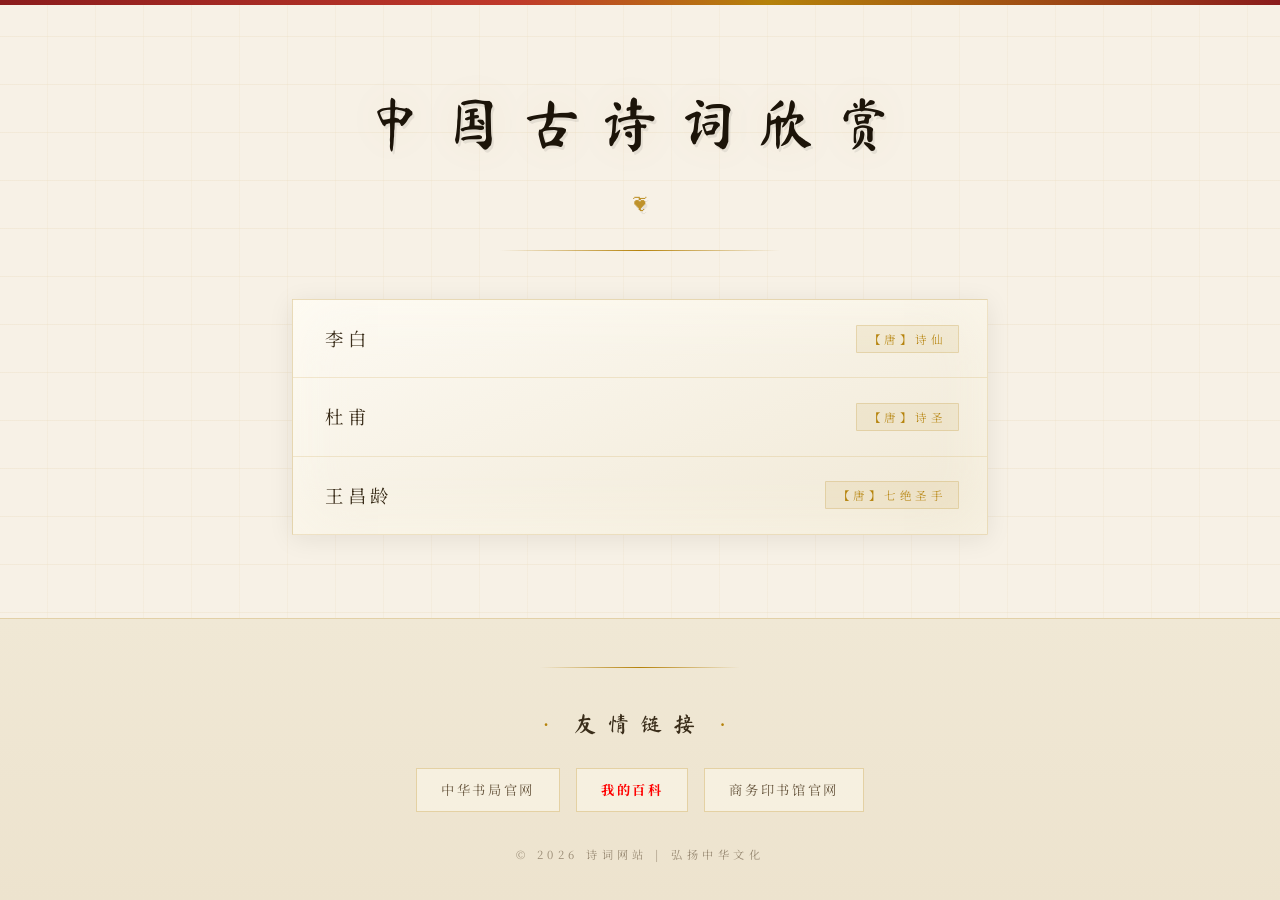
<file: index.html>
<!DOCTYPE html>
<html lang="zh-CN">
<head>
    <meta charset="UTF-8">
    <meta name="viewport" content="width=device-width, initial-scale=1.0">
    <title>中国古诗词</title>
    <link rel="stylesheet" href="style.css">
</head>
<body>
    <div class="container">
        <h1> 中国古诗词欣赏 </h1>
        <ul class="poet-list">
            <li><a href="poets/libai.html">李白 <span class="dynasty">【唐】诗仙</span></a></li>
            <li><a href="poets/dufu.html">杜甫 <span class="dynasty">【唐】诗圣</span></a></li>
            <li><a href="poets/wangchangling.html">王昌龄 <span class="dynasty">【唐】七绝圣手</span></a></li>
        </ul>
    </div>
        <footer class="footer">
            <h3>友情链接</h3>
            <div class="footer-links">
                <a href="http://www.zhbc.com.cn/" target="_blank" rel="noopener noreferrer">
                    中华书局官网
                </a>
                <a href="https://baike.zirui.pp.ua/" target="_blank" rel="noopener noreferrer" style="color: red; font-weight: bold">
                    我的百科
                </a>
                <a href="https://www.cp.com.cn/" target="_blank" rel="noopener noreferrer">
                    商务印书馆官网
                </a>
            </div>
            <p class="copyright">© 2026 诗词网站 | 弘扬中华文化</p>
        </footer>
</body>
</html>
</file>
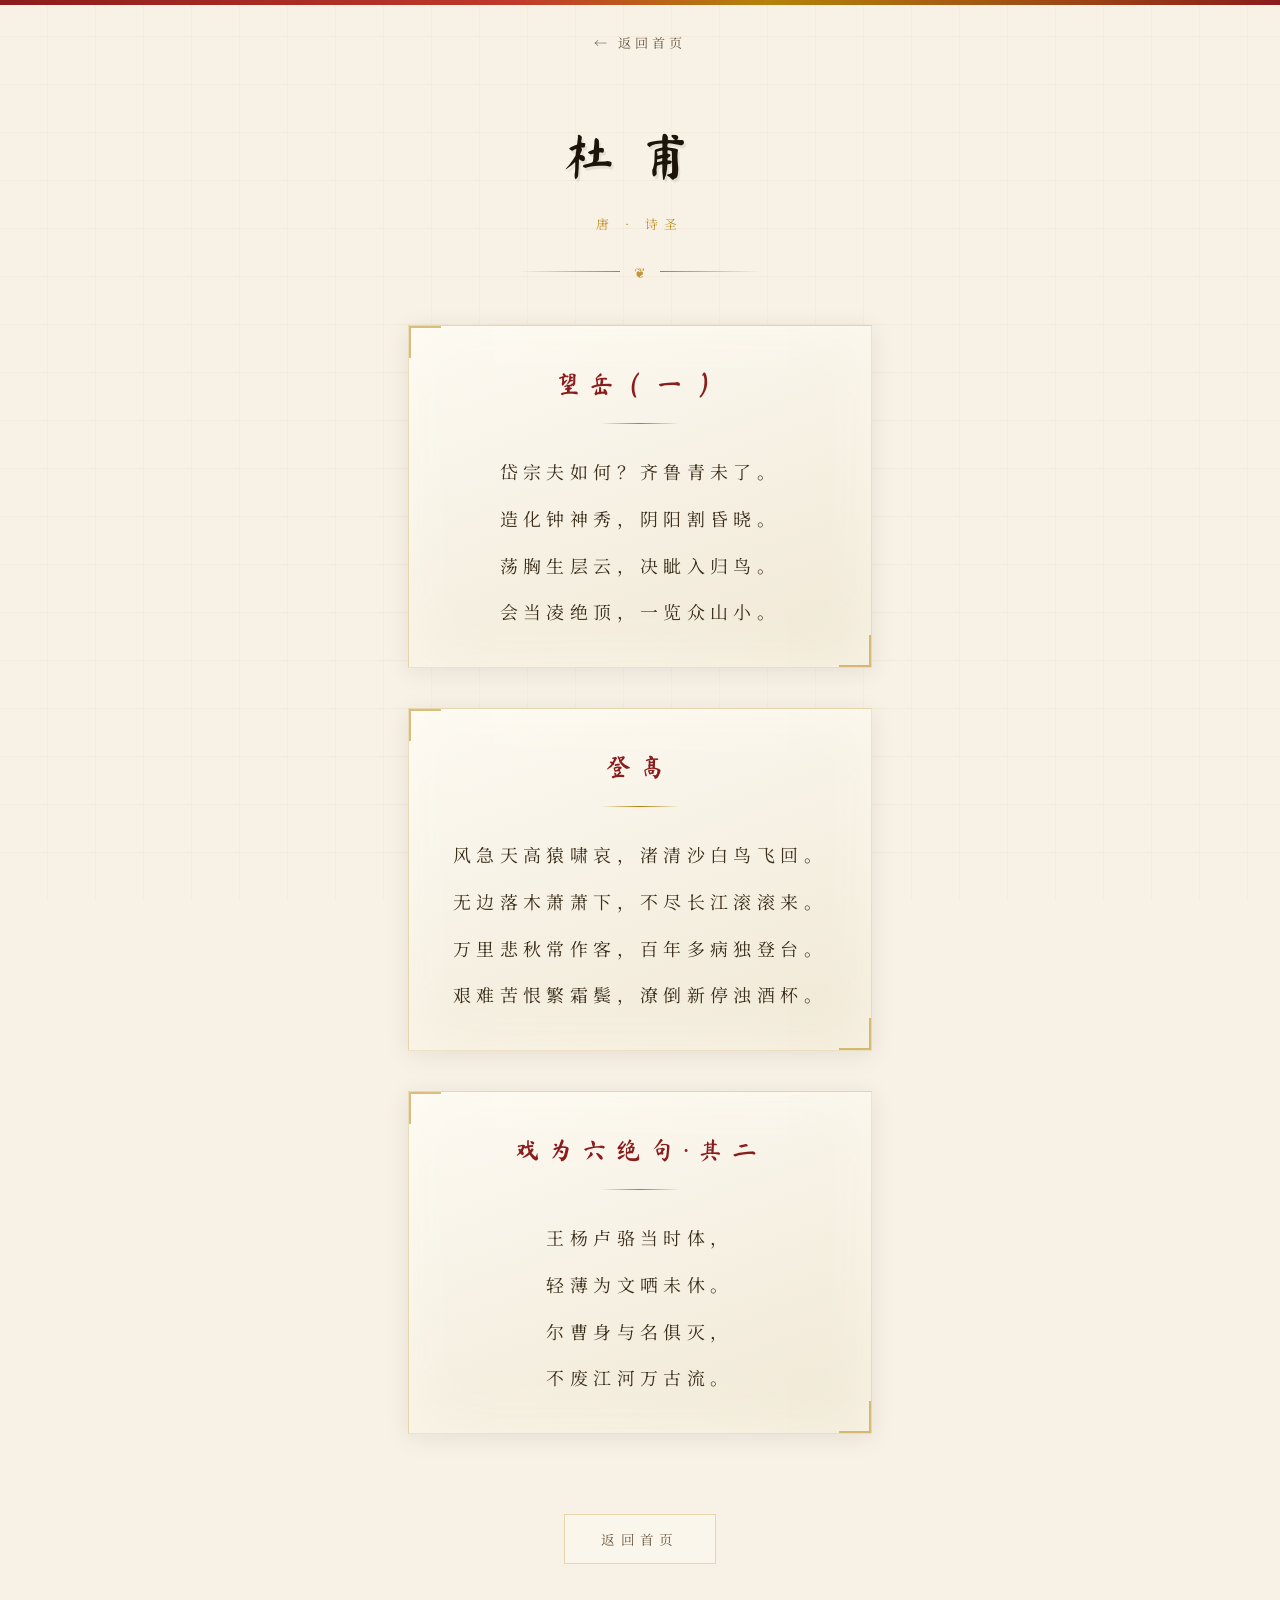
<file: poets/dufu.html>
<!DOCTYPE html>
<html>
<head>
    <meta charset="UTF-8">
    <title>杜甫诗词</title>
    <link rel="stylesheet" href="poet.css">
    </head>
<body>
<!-- 返回导航 -->
<nav class="nav-back">
    <a href="../index.html">← 返回首页</a>
</nav>

<!-- 诗人标题 -->
<header class="page-header">
    <div class="poet-name">杜甫</div>
    <div class="poet-meta">唐 · 诗圣</div>
    <div class="divider"><span>❦</span></div>
</header>

<!-- 诗词列表 -->
<main class="poems-container">

    <article class="poem-card">
        <h1>望岳（一）</h1>
        <p>岱宗夫如何？齐鲁青未了。</p>
        <p>造化钟神秀，阴阳割昏晓。</p>
        <p>荡胸生层云，决眦入归鸟。</p>
        <p>会当凌绝顶，一览众山小。</p>
    </article>

    <article class="poem-card">
        <h1>登高</h1>
        <p>风急天高猿啸哀，渚清沙白鸟飞回。</p>
        <p>无边落木萧萧下，不尽长江滚滚来。</p>
        <p>万里悲秋常作客，百年多病独登台。</p>
        <p>艰难苦恨繁霜鬓，潦倒新停浊酒杯。</p>
    </article>

    <article class="poem-card">
        <h1>戏为六绝句·其二</h1>
        <p>王杨卢骆当时体，</p>
        <p>轻薄为文哂未休。</p>
        <p>尔曹身与名俱灭，</p>
        <p>不废江河万古流。</p>
    </article>
</main>

<!-- 底部返回 -->
<div class="footer-nav">
    <a href="../index.html">返回首页</a>
</div>
</body>
</html>
</file>
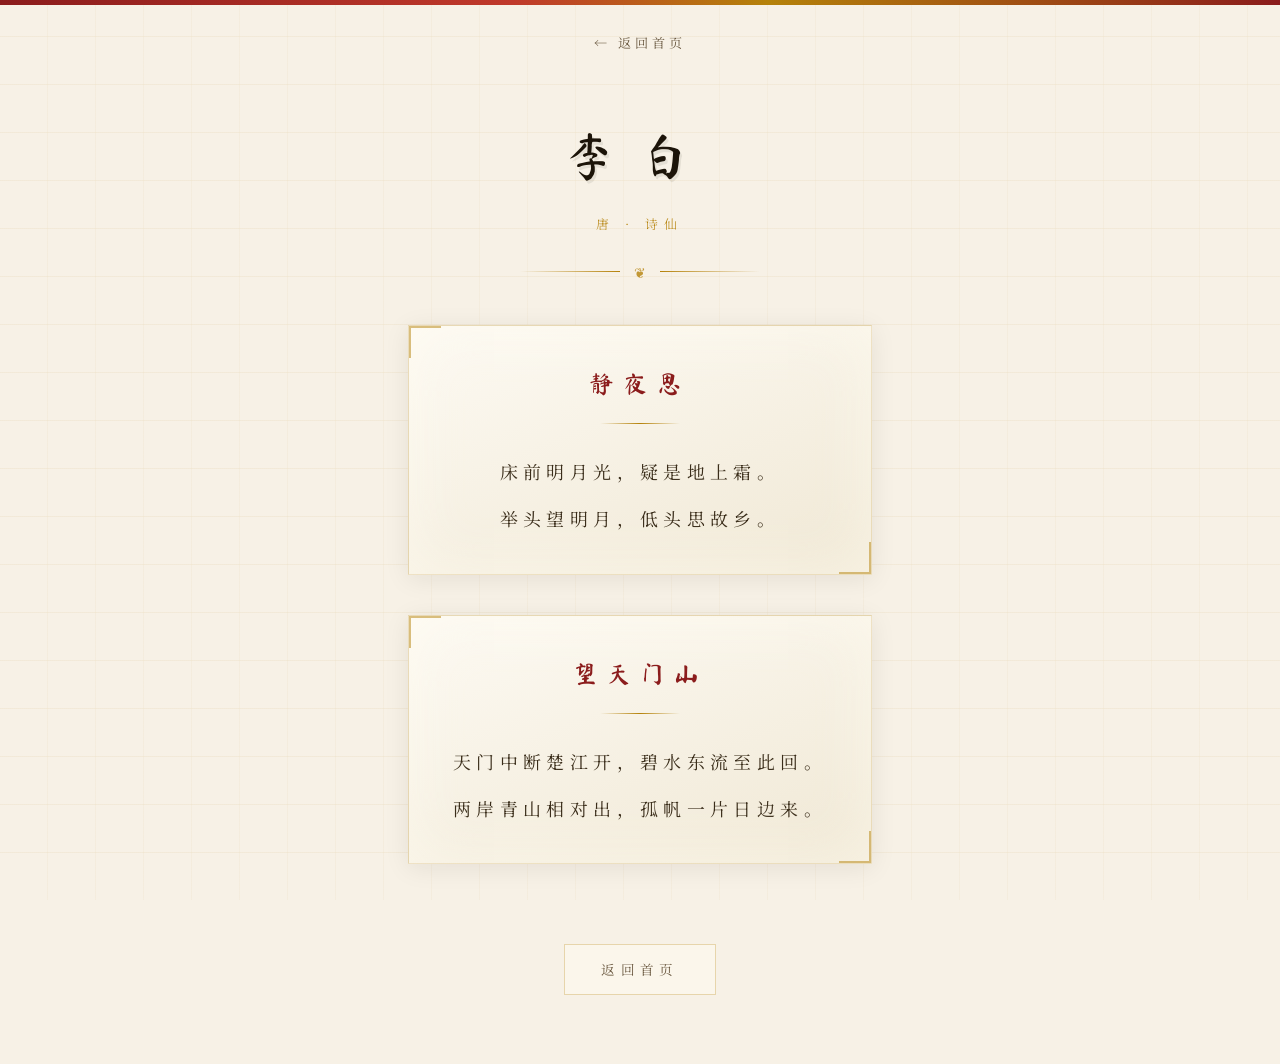
<file: poets/libai.html>
<!DOCTYPE html>
<html>
<head>
    <meta charset="UTF-8">
    <title>李白诗词</title>
    <link rel="stylesheet" href="poet.css">
</head>
<body>
<!-- 返回导航 -->
<nav class="nav-back">
    <a href="../index.html">← 返回首页</a>
</nav>
<!-- 诗人标题 -->
<header class="page-header">
    <div class="poet-name">李白</div>
    <div class="poet-meta">唐 · 诗仙</div>
    <div class="divider"><span>❦</span></div>
</header>
<!-- 诗词列表 -->
<main class="poems-container">
    <article class="poem-card">
        <h1>静夜思</h1>
        <p>床前明月光，疑是地上霜。</p>
        <p>举头望明月，低头思故乡。</p>
    </article>
<article class="poem-card">
    <h1>望天门山</h1>
    <p>天门中断楚江开，碧水东流至此回。</p>
    <p>两岸青山相对出，孤帆一片日边来。</p>
</article>
</main>
<!-- 底部返回 -->
<div class="footer-nav">
    <a href="../index.html">返回首页</a>
</div>
</body>
</html>
</file>
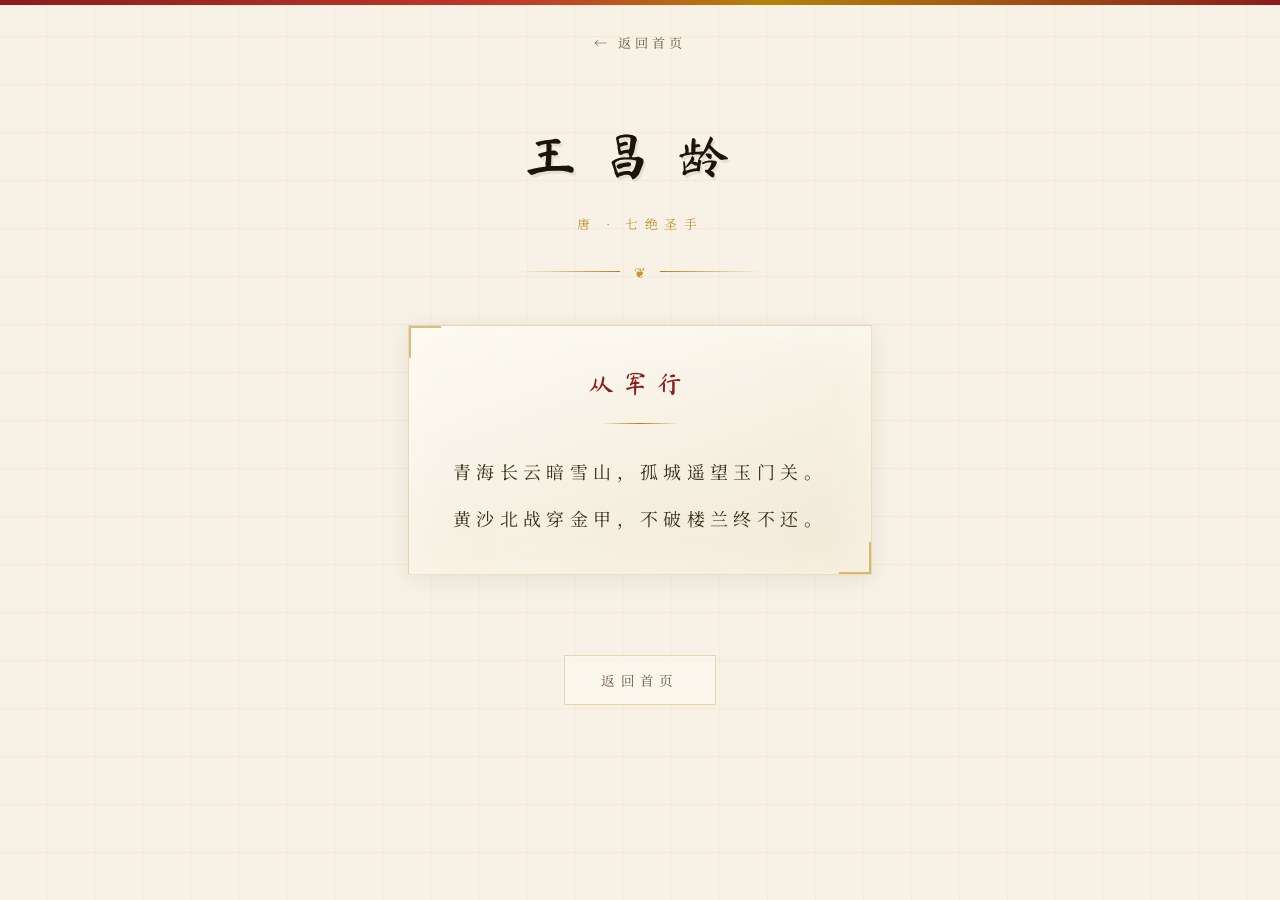
<file: poets/wangchangling.html>
<!DOCTYPE html>
<html>
<head>
  <meta charset="UTF-8">
  <title>王昌龄诗词</title>
  <link rel="stylesheet" href="poet.css">
  </head>
<body>
<!-- 返回导航 -->
<nav class="nav-back">
  <a href="../index.html">← 返回首页</a>
</nav>
<!-- 诗人标题 -->
<header class="page-header">
  <div class="poet-name">王昌龄</div>
  <div class="poet-meta">唐 · 七绝圣手</div>
  <div class="divider"><span>❦</span></div>
</header>
<!-- 诗词列表 -->
<main class="poems-container">
  <article class="poem-card">
<h1>从军行</h1>
<p>青海长云暗雪山，孤城遥望玉门关。</p>
<p>黄沙北战穿金甲，不破楼兰终不还。</p>
  </article>
</main>

<!-- 底部返回 -->
<div class="footer-nav">
  <a href="../index.html">返回首页</a>
</div>
</body>
</html>
</file>
<file: style.css>
/* ================================================
   中国古诗词 · style.css
   风格：水墨宣纸 · 古典雅致
   ================================================ */

@import url('https://fonts.googleapis.com/css2?family=Noto+Serif+SC:wght@300;400;600;700&family=Ma+Shan+Zheng&display=swap');

/* ===== CSS 变量 ===== */
:root {
  --paper:      #f7f1e6;
  --paper-dark: #ede3ce;
  --paper-mid:  #f0e8d5;
  --ink:        #1c1409;
  --ink-mid:    #3a2d1a;
  --ink-light:  #6b5a42;
  --gold:       #b5820a;
  --gold-light: #d4a843;
  --gold-pale:  rgba(181,130,10,0.12);
  --red:        #8b1c1c;
  --red-pale:   rgba(139,28,28,0.08);
  --shadow-sm:  rgba(28,20,9,0.08);
  --shadow-md:  rgba(28,20,9,0.15);
  --shadow-lg:  rgba(28,20,9,0.25);
}

/* ===== 全局重置 ===== */
*, *::before, *::after {
  box-sizing: border-box;
  margin: 0;
  padding: 0;
}

html {
  scroll-behavior: smooth;
}

/* ===== 页面基础 ===== */
body {
  background-color: var(--paper);
  color: var(--ink);
  font-family: 'Noto Serif SC', 'Songti SC', '宋体', serif;
  font-weight: 400;
  line-height: 1.8;
  min-height: 100vh;
  display: flex;
  flex-direction: column;
  position: relative;
  overflow-x: hidden;
}

/* 宣纸格纹背景 */
body::before {
  content: '';
  position: fixed;
  inset: 0;
  background-image:
    repeating-linear-gradient(
      0deg,
      transparent,
      transparent 47px,
      rgba(181,130,10,0.06) 47px,
      rgba(181,130,10,0.06) 48px
    ),
    repeating-linear-gradient(
      90deg,
      transparent,
      transparent 47px,
      rgba(181,130,10,0.04) 47px,
      rgba(181,130,10,0.04) 48px
    );
  pointer-events: none;
  z-index: 0;
}

/* 顶部朱红横条 */
body::after {
  content: '';
  position: fixed;
  top: 0; left: 0; right: 0;
  height: 5px;
  background: linear-gradient(90deg, var(--red) 0%, #c0392b 40%, var(--gold) 60%, var(--red) 100%);
  z-index: 999;
}

/* ===== 主容器 ===== */
.container {
  flex: 1;
  max-width: 760px;
  width: 100%;
  margin: 0 auto;
  padding: 72px 32px 60px;
  position: relative;
  z-index: 1;
}

/* ===== 页面标题 H1 ===== */
.container h1 {
  font-family: 'Ma Shan Zheng', cursive;
  font-size: clamp(2.2rem, 6vw, 3.6rem);
  font-weight: 400;
  color: var(--ink);
  letter-spacing: 0.35em;
  text-align: center;
  margin-bottom: 8px;
  position: relative;
  padding-bottom: 32px;

  /* 毛笔字阴影质感 */
  text-shadow: 2px 3px 0 rgba(28,20,9,0.08), 0 0 40px rgba(181,130,10,0.1);

  animation: fadeDown 0.8s ease both;
}

/* 标题下方装饰线 */
.container h1::after {
  content: '❦';
  display: block;
  font-size: 1.1rem;
  color: var(--gold);
  letter-spacing: 0;
  margin-top: 12px;
  opacity: 0.85;
  position: relative;
}

.container h1::before {
  content: '';
  position: absolute;
  bottom: 0;
  left: 50%;
  transform: translateX(-50%);
  width: 280px;
  height: 1px;
  background: linear-gradient(90deg, transparent, var(--gold), transparent);
}

/* ===== 诗人列表 ===== */
.poet-list {
  list-style: none;
  margin-top: 48px;
  display: flex;
  flex-direction: column;
  gap: 0;
  border: 1px solid rgba(181,130,10,0.2);
  background: linear-gradient(160deg, #fdfaf3, var(--paper-mid));
  box-shadow: 0 4px 24px var(--shadow-sm), inset 0 0 60px rgba(255,252,240,0.6);

  animation: fadeUp 0.9s 0.2s ease both;
}

.poet-list li {
  border-bottom: 1px solid rgba(181,130,10,0.15);
  position: relative;
  overflow: hidden;
}

.poet-list li:last-child {
  border-bottom: none;
}

/* 左侧朱红竖线 */
.poet-list li::before {
  content: '';
  position: absolute;
  left: 0; top: 0; bottom: 0;
  width: 3px;
  background: linear-gradient(180deg, var(--red), var(--gold));
  transform: scaleY(0);
  transform-origin: center;
  transition: transform 0.3s ease;
}

.poet-list li:hover::before {
  transform: scaleY(1);
}

.poet-list a {
  display: flex;
  align-items: center;
  justify-content: space-between;
  padding: 22px 28px 22px 32px;
  text-decoration: none;
  color: var(--ink-mid);
  font-size: 1.15rem;
  letter-spacing: 0.25em;
  font-weight: 400;
  transition: all 0.3s ease;
  position: relative;
  z-index: 1;
}

/* 悬停背景扫过效果 */
.poet-list a::after {
  content: '';
  position: absolute;
  inset: 0;
  background: linear-gradient(90deg, var(--gold-pale), var(--red-pale));
  opacity: 0;
  transition: opacity 0.3s ease;
  z-index: -1;
}

.poet-list a:hover {
  color: var(--ink);
  padding-left: 36px;
  letter-spacing: 0.3em;
}

.poet-list a:hover::after {
  opacity: 1;
}

/* 朝代标签 */
.dynasty {
  font-size: 0.72rem;
  color: var(--gold);
  letter-spacing: 0.3em;
  font-weight: 300;
  background: rgba(181,130,10,0.08);
  border: 1px solid rgba(181,130,10,0.2);
  padding: 3px 12px;
  border-radius: 1px;
  transition: all 0.3s;
  white-space: nowrap;
}

.poet-list a:hover .dynasty {
  background: rgba(181,130,10,0.15);
  border-color: var(--gold);
  color: var(--ink-mid);
}

/* 列表右侧箭头装饰 */
.poet-list a::before {
  content: '›';
  position: absolute;
  right: 28px;
  font-size: 1.4rem;
  color: var(--gold-light);
  opacity: 0;
  transform: translateX(-8px);
  transition: all 0.3s ease;
}

.poet-list a:hover::before {
  opacity: 0.7;
  transform: translateX(0);
}

/* ===== 页脚 ===== */
.footer {
  position: relative;
  z-index: 1;
  background: linear-gradient(180deg, var(--paper-mid) 0%, var(--paper-dark) 100%);
  border-top: 1px solid rgba(181,130,10,0.2);
  padding: 48px 32px 36px;
  text-align: center;
}

/* 页脚顶部金线 */
.footer::before {
  content: '';
  display: block;
  width: 200px;
  height: 1px;
  background: linear-gradient(90deg, transparent, var(--gold), transparent);
  margin: 0 auto 36px;
}

.footer h3 {
  font-family: 'Ma Shan Zheng', cursive;
  font-size: 1.4rem;
  color: var(--ink-mid);
  letter-spacing: 0.5em;
  font-weight: 400;
  margin-bottom: 24px;
  position: relative;
  display: inline-block;
}

.footer h3::before,
.footer h3::after {
  content: '·';
  color: var(--gold);
  margin: 0 0.6em;
}

/* 友情链接区域 */
.footer-links {
  display: flex;
  flex-wrap: wrap;
  justify-content: center;
  gap: 16px;
  margin-bottom: 32px;
}

.footer-links a {
  display: inline-flex;
  align-items: center;
  gap: 6px;
  padding: 9px 24px;
  text-decoration: none;
  color: var(--ink-light);
  font-size: 0.83rem;
  letter-spacing: 0.2em;
  border: 1px solid rgba(181,130,10,0.28);
  background: rgba(255,252,240,0.5);
  transition: all 0.3s ease;
  position: relative;
  overflow: hidden;
}

/* 悬停时墨水渗透效果 */
.footer-links a::before {
  content: '';
  position: absolute;
  bottom: 0; left: 0;
  width: 100%;
  height: 2px;
  background: linear-gradient(90deg, var(--red), var(--gold));
  transform: scaleX(0);
  transform-origin: left;
  transition: transform 0.35s ease;
}

.footer-links a:hover {
  color: var(--ink);
  border-color: var(--gold);
  background: rgba(181,130,10,0.07);
  box-shadow: 0 2px 12px var(--shadow-sm);
  transform: translateY(-2px);
}

.footer-links a:hover::before {
  transform: scaleX(1);
}

/* 版权信息 */
.copyright {
  font-size: 0.7rem;
  color: var(--ink-light);
  letter-spacing: 0.4em;
  opacity: 0.65;
  margin-top: 8px;
}

/* ===== 入场动画 ===== */
@keyframes fadeDown {
  from { opacity: 0; transform: translateY(-18px); }
  to   { opacity: 1; transform: translateY(0); }
}

@keyframes fadeUp {
  from { opacity: 0; transform: translateY(18px); }
  to   { opacity: 1; transform: translateY(0); }
}

/* ===== 响应式 ===== */
@media (max-width: 560px) {
  .container {
    padding: 64px 20px 48px;
  }

  .poet-list a {
    padding: 18px 20px 18px 24px;
    font-size: 1rem;
  }

  .dynasty {
    font-size: 0.65rem;
    padding: 2px 8px;
  }

  .footer {
    padding: 36px 20px 28px;
  }

  .footer-links a {
    font-size: 0.78rem;
    padding: 8px 16px;
  }
}
</file>
<file: poets/poet.css>
/* ================================================
   中国古诗词 · poet.css
   风格：水墨宣纸 · 诗词阅读专用
   ================================================ */

@import url('https://fonts.googleapis.com/css2?family=Noto+Serif+SC:wght@300;400;600;700&family=Ma+Shan+Zheng&display=swap');

/* ===== CSS 变量（与 style.css 保持一致） ===== */
:root {
  --paper:      #f7f1e6;
  --paper-dark: #ede3ce;
  --paper-mid:  #f0e8d5;
  --ink:        #1c1409;
  --ink-mid:    #3a2d1a;
  --ink-light:  #6b5a42;
  --gold:       #b5820a;
  --gold-light: #d4a843;
  --gold-pale:  rgba(181,130,10,0.12);
  --red:        #8b1c1c;
  --shadow-sm:  rgba(28,20,9,0.08);
  --shadow-md:  rgba(28,20,9,0.15);
}

/* ===== 全局重置 ===== */
*, *::before, *::after {
  box-sizing: border-box;
  margin: 0;
  padding: 0;
}

html {
  scroll-behavior: smooth;
}

/* ===== 页面基础（与 style.css 一致） ===== */
body {
  background-color: var(--paper);
  color: var(--ink);
  font-family: 'Noto Serif SC', 'Songti SC', '宋体', serif;
  font-weight: 400;
  line-height: 1.8;
  min-height: 100vh;
  display: flex;
  flex-direction: column;
  position: relative;
  overflow-x: hidden;
}

/* 宣纸格纹背景 */
body::before {
  content: '';
  position: fixed;
  inset: 0;
  background-image:
    repeating-linear-gradient(
      0deg,
      transparent,
      transparent 47px,
      rgba(181,130,10,0.06) 47px,
      rgba(181,130,10,0.06) 48px
    ),
    repeating-linear-gradient(
      90deg,
      transparent,
      transparent 47px,
      rgba(181,130,10,0.04) 47px,
      rgba(181,130,10,0.04) 48px
    );
  pointer-events: none;
  z-index: 0;
}

/* 顶部朱红横条 */
body::after {
  content: '';
  position: fixed;
  top: 0; left: 0; right: 0;
  height: 5px;
  background: linear-gradient(90deg, var(--red) 0%, #c0392b 40%, var(--gold) 60%, var(--red) 100%);
  z-index: 999;
}

/* ===== 返回导航 ===== */
.nav-back {
  position: relative;
  z-index: 1;
  max-width: 700px;
  margin: 0 auto;
  padding: 28px 32px 0;
}

.nav-back a {
  text-decoration: none;
  color: var(--ink-light);
  font-size: 0.82rem;
  letter-spacing: 0.3em;
  display: inline-flex;
  align-items: center;
  gap: 6px;
  transition: all 0.3s;
  border-bottom: 1px solid transparent;
  padding-bottom: 2px;
}

.nav-back a:hover {
  color: var(--gold);
  border-bottom-color: var(--gold-light);
}

/* ===== 诗人 & 页面标题 ===== */
.page-header {
  position: relative;
  z-index: 1;
  text-align: center;
  padding: 52px 32px 40px;
  max-width: 700px;
  margin: 0 auto;
}

.page-header .poet-name {
  font-family: 'Ma Shan Zheng', cursive;
  font-size: clamp(2rem, 6vw, 3.2rem);
  font-weight: 400;
  color: var(--ink);
  letter-spacing: 0.5em;
  text-shadow: 2px 3px 0 rgba(28,20,9,0.08);
  animation: fadeDown 0.8s ease both;
}

.page-header .poet-meta {
  margin-top: 10px;
  font-size: 0.8rem;
  color: var(--gold);
  letter-spacing: 0.5em;
  font-weight: 300;
  animation: fadeDown 0.8s 0.1s ease both;
}

/* 标题分隔装饰 */
.page-header .divider {
  display: flex;
  align-items: center;
  justify-content: center;
  gap: 14px;
  margin-top: 24px;
  animation: fadeDown 0.8s 0.15s ease both;
}

.page-header .divider::before,
.page-header .divider::after {
  content: '';
  width: 100px;
  height: 1px;
  background: linear-gradient(90deg, transparent, var(--gold));
}

.page-header .divider::after {
  background: linear-gradient(90deg, var(--gold), transparent);
}

.page-header .divider span {
  color: var(--gold);
  font-size: 0.9rem;
  opacity: 0.8;
}

/* ===== 诗词主区域 ===== */
.poems-container {
  position: relative;
  z-index: 1;
  max-width: 700px;
  margin: 0 auto;
  padding: 0 32px 80px;
  display: flex;
  flex-direction: column;
  gap: 40px;
}

/* ===== 单首诗词卡片 ===== */
.poem-card {
  background: linear-gradient(160deg, #fdfaf3, var(--paper-mid));
  border: 1px solid rgba(181,130,10,0.2);
  box-shadow: 0 4px 24px var(--shadow-sm), inset 0 0 60px rgba(255,252,240,0.6);
  padding: 36px 44px 32px;
  position: relative;
  overflow: hidden;
  animation: fadeUp 0.7s ease both;
}

/* 卡片左上角角线装饰 */
.poem-card::before {
  content: '';
  position: absolute;
  top: 0; left: 0;
  width: 32px; height: 32px;
  border-top: 2px solid var(--gold);
  border-left: 2px solid var(--gold);
  opacity: 0.5;
}

.poem-card::after {
  content: '';
  position: absolute;
  bottom: 0; right: 0;
  width: 32px; height: 32px;
  border-bottom: 2px solid var(--gold);
  border-right: 2px solid var(--gold);
  opacity: 0.5;
}

/* 诗名标题 */
.poem-card h1,
.poem-card h2 {
  font-family: 'Ma Shan Zheng', cursive;
  font-weight: 400;
  color: var(--red);
  letter-spacing: 0.35em;
  text-align: center;
  margin-bottom: 24px;
  position: relative;
  padding-bottom: 18px;
  font-size: 1.55rem;
}

.poem-card h1::after,
.poem-card h2::after {
  content: '';
  position: absolute;
  bottom: 0; left: 50%;
  transform: translateX(-50%);
  width: 80px; height: 1px;
  background: linear-gradient(90deg, transparent, var(--gold), transparent);
}

/* 诗句 */
.poem-card p {
  text-align: center;
  font-size: 1.12rem;
  line-height: 2.6;
  letter-spacing: 0.3em;
  color: var(--ink-mid);
  margin-bottom: 0;
}

/* 诗句悬停高亮 */
.poem-card p:hover {
  color: var(--ink);
  background: rgba(181,130,10,0.04);
  border-radius: 2px;
  transition: all 0.25s;
}

/* ===== 页脚返回按钮 ===== */
.footer-nav {
  position: relative;
  z-index: 1;
  text-align: center;
  padding: 0 32px 60px;
}

.footer-nav a {
  display: inline-block;
  text-decoration: none;
  color: var(--ink-light);
  font-size: 0.85rem;
  letter-spacing: 0.4em;
  padding: 12px 36px;
  border: 1px solid rgba(181,130,10,0.28);
  background: rgba(255,252,240,0.5);
  transition: all 0.3s ease;
  position: relative;
  overflow: hidden;
}

.footer-nav a::before {
  content: '';
  position: absolute;
  bottom: 0; left: 0;
  width: 100%; height: 2px;
  background: linear-gradient(90deg, var(--red), var(--gold));
  transform: scaleX(0);
  transform-origin: left;
  transition: transform 0.35s ease;
}

.footer-nav a:hover {
  color: var(--ink);
  border-color: var(--gold);
  background: rgba(181,130,10,0.07);
  box-shadow: 0 2px 12px var(--shadow-sm);
  transform: translateY(-2px);
}

.footer-nav a:hover::before {
  transform: scaleX(1);
}

/* ===== 动画 ===== */
@keyframes fadeDown {
  from { opacity: 0; transform: translateY(-16px); }
  to   { opacity: 1; transform: translateY(0); }
}

@keyframes fadeUp {
  from { opacity: 0; transform: translateY(20px); }
  to   { opacity: 1; transform: translateY(0); }
}

/* 错开每张卡片入场 */
.poem-card:nth-child(1) { animation-delay: 0.2s; }
.poem-card:nth-child(2) { animation-delay: 0.35s; }
.poem-card:nth-child(3) { animation-delay: 0.5s; }
.poem-card:nth-child(4) { animation-delay: 0.65s; }
.poem-card:nth-child(5) { animation-delay: 0.8s; }

/* ===== 响应式 ===== */
@media (max-width: 560px) {
  .poems-container {
    padding: 0 16px 60px;
    gap: 28px;
  }

  .poem-card {
    padding: 28px 24px 24px;
  }

  .poem-card h1,
  .poem-card h2 {
    font-size: 1.3rem;
  }

  .poem-card p {
    font-size: 1rem;
    line-height: 2.4;
  }

  .page-header {
    padding: 44px 20px 32px;
  }
}
</file>
